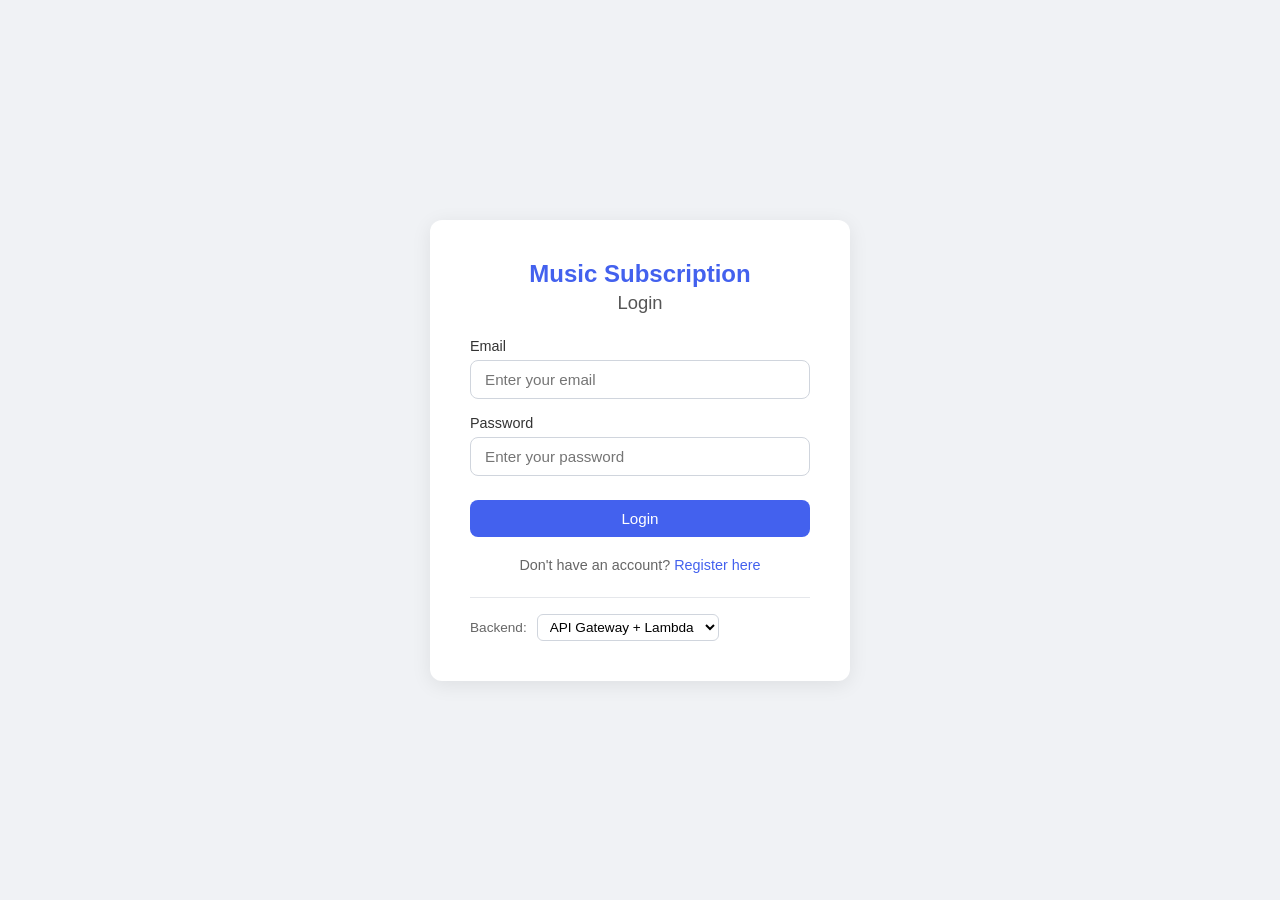
<file: frontend/index.html>
<!DOCTYPE html>
<html lang="en">
<head>
    <meta charset="UTF-8">
    <meta name="viewport" content="width=device-width, initial-scale=1.0">
    <title>Login — Music Subscription</title>
    <link rel="stylesheet" href="style.css">
</head>
<body>
    <div class="auth-container">
        <div class="auth-card">
            <h1>Music Subscription</h1>
            <h2>Login</h2>

            <div id="error-msg" class="error-msg" style="display:none;"></div>

            <form id="login-form">
                <div class="form-group">
                    <label for="email">Email</label>
                    <input type="email" id="email" placeholder="Enter your email" required>
                </div>
                <div class="form-group">
                    <label for="password">Password</label>
                    <input type="password" id="password" placeholder="Enter your password" required>
                </div>
                <button type="submit" class="btn btn-primary">Login</button>
            </form>

            <p class="auth-link">Don't have an account? <a href="register.html">Register here</a></p>

            <div class="backend-selector">
                <label for="backend-select">Backend:</label>
                <select id="backend-select">
                    <option value="ec2">EC2</option>
                    <option value="ecs">ECS</option>
                    <option value="lambda" selected>API Gateway + Lambda</option>
                </select>
            </div>
        </div>
    </div>

    <script src="app.js"></script>
    <script>
        document.getElementById("login-form").addEventListener("submit", async (e) => {
            e.preventDefault();
            const email = document.getElementById("email").value.trim();
            const password = document.getElementById("password").value.trim();
            const errorDiv = document.getElementById("error-msg");
            errorDiv.style.display = "none";

            try {
                const resp = await apiCall("/login", "POST", { email, password });

                if (resp.error) {
                    errorDiv.textContent = resp.error;
                    errorDiv.style.display = "block";
                    return;
                }

                sessionStorage.setItem("email", resp.email);
                sessionStorage.setItem("user_name", resp.user_name);
                window.location.href = "main.html";
            } catch (err) {
                errorDiv.textContent = "email or password is invalid";
                errorDiv.style.display = "block";
            }
        });

        if (sessionStorage.getItem("email")) {
            window.location.href = "main.html";
        }
    </script>
</body>
</html>
</file>
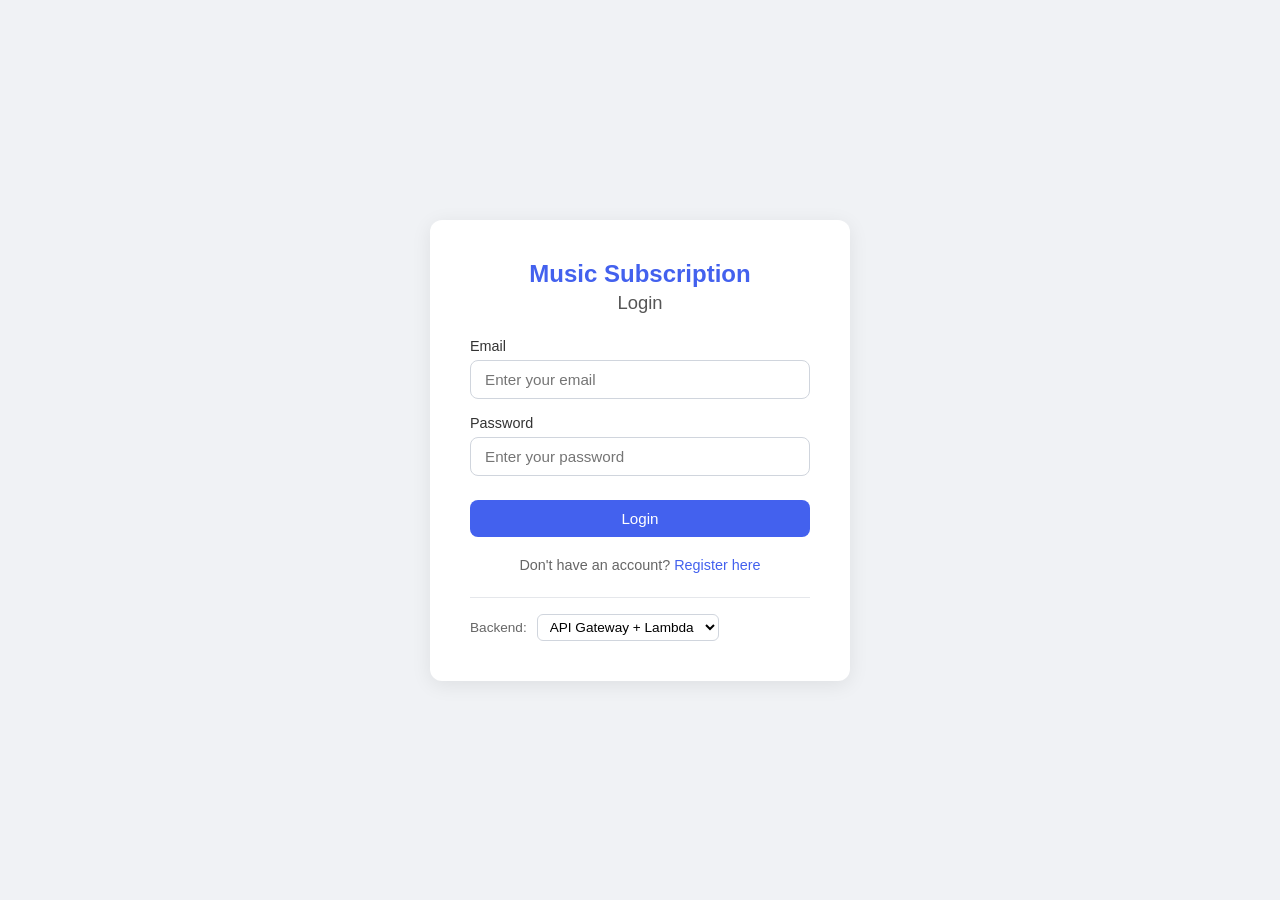
<file: frontend/main.html>
<!DOCTYPE html>
<html lang="en">
<head>
    <meta charset="UTF-8">
    <meta name="viewport" content="width=device-width, initial-scale=1.0">
    <title>Music Subscription — Main</title>
    <link rel="stylesheet" href="style.css">
</head>
<body>
    <!-- HEADER -->
    <header class="main-header">
        <div class="header-left">
            <h1>Music Subscription</h1>
        </div>
        <div class="header-right">
            <span class="user-area">Welcome, <strong id="user-name"></strong></span>
            <a href="#" id="logout-link" class="btn btn-logout">Logout</a>
            <div class="backend-selector-inline">
                <select id="backend-select">
                    <option value="ec2">EC2</option>
                    <option value="ecs">ECS</option>
                    <option value="lambda" selected>API Gateway + Lambda</option>
                </select>
            </div>
        </div>
    </header>

    <div class="main-container">
        <!-- SUBSCRIPTION AREA -->
        <section class="panel subscription-panel">
            <h2>My Subscriptions</h2>
            <div id="subscriptions-area">
                <p class="empty-state" id="no-subs-msg">You have no subscriptions yet.</p>
            </div>
        </section>

        <!-- QUERY AREA -->
        <section class="panel query-panel">
            <h2>Search Music</h2>
            <form id="query-form">
                <div class="query-fields">
                    <div class="form-group">
                        <label for="q-title">Title</label>
                        <input type="text" id="q-title" placeholder="Song title">
                    </div>
                    <div class="form-group">
                        <label for="q-artist">Artist</label>
                        <input type="text" id="q-artist" placeholder="Artist name">
                    </div>
                    <div class="form-group">
                        <label for="q-year">Year</label>
                        <input type="text" id="q-year" placeholder="Year">
                    </div>
                    <div class="form-group">
                        <label for="q-album">Album</label>
                        <input type="text" id="q-album" placeholder="Album name">
                    </div>
                </div>
                <button type="submit" class="btn btn-primary">Query</button>
            </form>

            <div id="query-error" class="error-msg" style="display:none;"></div>
            <div id="query-results"></div>
        </section>
    </div>

    <script src="app.js"></script>
    <script>
        (function () {
            const email = sessionStorage.getItem("email");
            const userName = sessionStorage.getItem("user_name");

            if (!email) {
                window.location.href = "index.html";
                return;
            }

            document.getElementById("user-name").textContent = userName || email;

            loadSubscriptions();

            document.getElementById("logout-link").addEventListener("click", (e) => {
                e.preventDefault();
                sessionStorage.clear();
                window.location.href = "index.html";
            });

            document.getElementById("query-form").addEventListener("submit", async (e) => {
                e.preventDefault();
                const title = document.getElementById("q-title").value.trim();
                const artist = document.getElementById("q-artist").value.trim();
                const year = document.getElementById("q-year").value.trim();
                const album = document.getElementById("q-album").value.trim();
                const errorDiv = document.getElementById("query-error");
                const resultsDiv = document.getElementById("query-results");

                errorDiv.style.display = "none";
                resultsDiv.innerHTML = "";

                if (!title && !artist && !year && !album) {
                    errorDiv.textContent = "At least one field must be completed.";
                    errorDiv.style.display = "block";
                    return;
                }

                try {
                    const params = new URLSearchParams();
                    if (title) params.append("title", title);
                    if (artist) params.append("artist", artist);
                    if (year) params.append("year", year);
                    if (album) params.append("album", album);

                    const resp = await apiCall(`/music?${params.toString()}`, "GET");

                    if (resp.message && (!resp.results || resp.results.length === 0)) {
                        errorDiv.textContent = resp.message;
                        errorDiv.style.display = "block";
                        return;
                    }

                    if (resp.results && resp.results.length > 0) {
                        resp.results.forEach((song) => {
                            resultsDiv.appendChild(createSongCard(song, "subscribe"));
                        });
                    }
                } catch (err) {
                    errorDiv.textContent = "Query failed. Please try again.";
                    errorDiv.style.display = "block";
                }
            });
        })();

        async function loadSubscriptions() {
            const email = sessionStorage.getItem("email");
            const subsArea = document.getElementById("subscriptions-area");
            const noSubsMsg = document.getElementById("no-subs-msg");

            try {
                const resp = await apiCall(`/subscriptions?email=${encodeURIComponent(email)}`, "GET");
                const subs = resp.subscriptions || [];

                subsArea.innerHTML = "";

                if (subs.length === 0) {
                    const p = document.createElement("p");
                    p.className = "empty-state";
                    p.id = "no-subs-msg";
                    p.textContent = "You have no subscriptions yet.";
                    subsArea.appendChild(p);
                    return;
                }

                subs.forEach((song) => {
                    subsArea.appendChild(createSongCard(song, "remove"));
                });
            } catch (err) {
                console.error("Failed to load subscriptions:", err);
            }
        }

        function createSongCard(song, actionType) {
            const card = document.createElement("div");
            card.className = "song-card";

            const img = document.createElement("img");
            img.src = song.image_url || "";
            img.alt = song.artist || "Artist";
            img.className = "artist-img";
            img.onerror = function () { this.style.display = "none"; };

            const info = document.createElement("div");
            info.className = "song-info";
            info.innerHTML = `
                <p class="song-title">${escapeHtml(song.title || "")}</p>
                <p class="song-detail">Artist: ${escapeHtml(song.artist || "")}</p>
                <p class="song-detail">Year: ${escapeHtml(song.year || "")}</p>
                <p class="song-detail">Album: ${escapeHtml(song.album || "")}</p>
            `;

            const btn = document.createElement("button");

            if (actionType === "subscribe") {
                btn.className = "btn btn-subscribe";
                btn.textContent = "Subscribe";
                btn.addEventListener("click", () => subscribeSong(song, card));
            } else {
                btn.className = "btn btn-remove";
                btn.textContent = "Remove";
                btn.addEventListener("click", () => removeSong(song, card));
            }

            card.appendChild(img);
            card.appendChild(info);
            card.appendChild(btn);
            return card;
        }

        async function subscribeSong(song, card) {
            const email = sessionStorage.getItem("email");
            try {
                await apiCall("/subscriptions", "POST", {
                    email: email,
                    title: song.title,
                    artist: song.artist,
                    year: song.year,
                    album: song.album,
                    image_url: song.image_url,
                });
                loadSubscriptions();
                card.querySelector(".btn-subscribe").textContent = "Subscribed";
                card.querySelector(".btn-subscribe").disabled = true;
            } catch (err) {
                alert("Failed to subscribe.");
            }
        }

        async function removeSong(song, card) {
            const email = sessionStorage.getItem("email");
            try {
                await apiCall("/subscriptions", "DELETE", {
                    email: email,
                    title: song.title,
                    artist: song.artist,
                    year: song.year,
                });
                card.remove();
                const subsArea = document.getElementById("subscriptions-area");
                if (subsArea.children.length === 0) {
                    const p = document.createElement("p");
                    p.className = "empty-state";
                    p.id = "no-subs-msg";
                    p.textContent = "You have no subscriptions yet.";
                    subsArea.appendChild(p);
                }
            } catch (err) {
                alert("Failed to remove subscription.");
            }
        }

        function escapeHtml(text) {
            const div = document.createElement("div");
            div.textContent = text;
            return div.innerHTML;
        }
    </script>
</body>
</html>
</file>
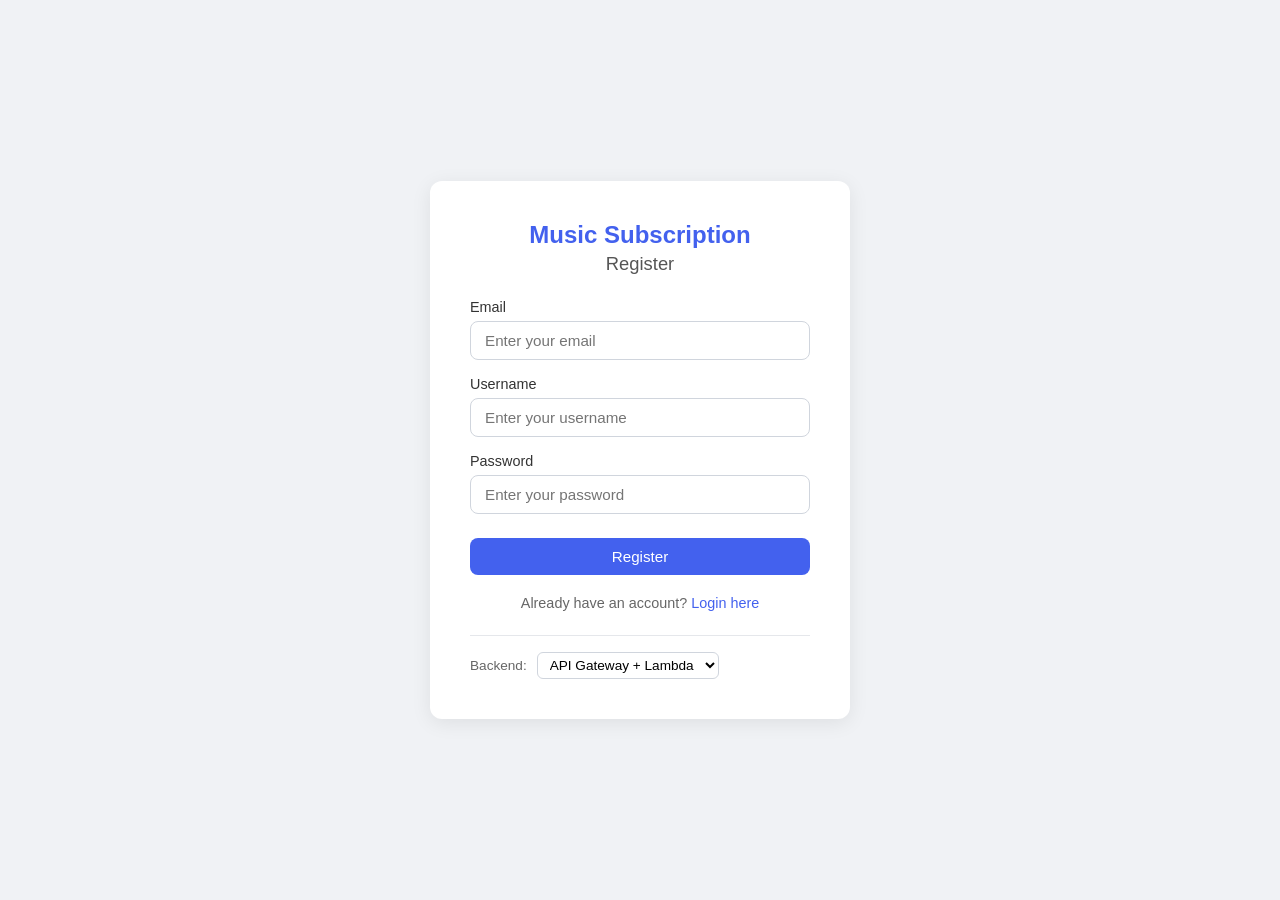
<file: frontend/register.html>
<!DOCTYPE html>
<html lang="en">
<head>
    <meta charset="UTF-8">
    <meta name="viewport" content="width=device-width, initial-scale=1.0">
    <title>Register — Music Subscription</title>
    <link rel="stylesheet" href="style.css">
</head>
<body>
    <div class="auth-container">
        <div class="auth-card">
            <h1>Music Subscription</h1>
            <h2>Register</h2>

            <div id="error-msg" class="error-msg" style="display:none;"></div>
            <div id="success-msg" class="success-msg" style="display:none;"></div>

            <form id="register-form">
                <div class="form-group">
                    <label for="email">Email</label>
                    <input type="email" id="email" placeholder="Enter your email" required>
                </div>
                <div class="form-group">
                    <label for="username">Username</label>
                    <input type="text" id="username" placeholder="Enter your username" required>
                </div>
                <div class="form-group">
                    <label for="password">Password</label>
                    <input type="password" id="password" placeholder="Enter your password" required>
                </div>
                <button type="submit" class="btn btn-primary">Register</button>
            </form>

            <p class="auth-link">Already have an account? <a href="index.html">Login here</a></p>

            <div class="backend-selector">
                <label for="backend-select">Backend:</label>
                <select id="backend-select">
                    <option value="ec2">EC2</option>
                    <option value="ecs">ECS</option>
                    <option value="lambda" selected>API Gateway + Lambda</option>
                </select>
            </div>
        </div>
    </div>

    <script src="app.js"></script>
    <script>
        document.getElementById("register-form").addEventListener("submit", async (e) => {
            e.preventDefault();
            const email = document.getElementById("email").value.trim();
            const user_name = document.getElementById("username").value.trim();
            const password = document.getElementById("password").value.trim();
            const errorDiv = document.getElementById("error-msg");
            const successDiv = document.getElementById("success-msg");
            errorDiv.style.display = "none";
            successDiv.style.display = "none";

            try {
                const resp = await apiCall("/register", "POST", { email, user_name, password });

                if (resp.error) {
                    errorDiv.textContent = resp.error;
                    errorDiv.style.display = "block";
                    return;
                }

                successDiv.textContent = "Registration successful! Redirecting to login...";
                successDiv.style.display = "block";
                setTimeout(() => { window.location.href = "index.html"; }, 1500);
            } catch (err) {
                errorDiv.textContent = "Registration failed. Please try again.";
                errorDiv.style.display = "block";
            }
        });
    </script>
</body>
</html>
</file>
<file: frontend/style.css>
* {
    margin: 0;
    padding: 0;
    box-sizing: border-box;
}

body {
    font-family: -apple-system, BlinkMacSystemFont, "Segoe UI", Roboto, Oxygen, sans-serif;
    background: #f0f2f5;
    color: #1a1a2e;
    min-height: 100vh;
}

/* ─── Auth Pages (Login / Register) ─── */
.auth-container {
    display: flex;
    justify-content: center;
    align-items: center;
    min-height: 100vh;
    padding: 20px;
}

.auth-card {
    background: #fff;
    padding: 40px;
    border-radius: 12px;
    box-shadow: 0 4px 20px rgba(0, 0, 0, 0.08);
    width: 100%;
    max-width: 420px;
}

.auth-card h1 {
    font-size: 1.5rem;
    color: #4361ee;
    margin-bottom: 4px;
    text-align: center;
}

.auth-card h2 {
    font-size: 1.15rem;
    color: #555;
    margin-bottom: 24px;
    text-align: center;
    font-weight: 400;
}

/* ─── Forms ─── */
.form-group {
    margin-bottom: 16px;
}

.form-group label {
    display: block;
    margin-bottom: 6px;
    font-weight: 500;
    font-size: 0.9rem;
    color: #333;
}

.form-group input,
.form-group select {
    width: 100%;
    padding: 10px 14px;
    border: 1px solid #d0d5dd;
    border-radius: 8px;
    font-size: 0.95rem;
    transition: border-color 0.2s;
}

.form-group input:focus {
    outline: none;
    border-color: #4361ee;
    box-shadow: 0 0 0 3px rgba(67, 97, 238, 0.12);
}

/* ─── Buttons ─── */
.btn {
    display: inline-block;
    padding: 10px 20px;
    border: none;
    border-radius: 8px;
    font-size: 0.95rem;
    font-weight: 500;
    cursor: pointer;
    transition: background 0.2s, transform 0.1s;
    text-decoration: none;
}

.btn:hover {
    transform: translateY(-1px);
}

.btn:active {
    transform: translateY(0);
}

.btn-primary {
    background: #4361ee;
    color: #fff;
    width: 100%;
    margin-top: 8px;
}

.btn-primary:hover {
    background: #3a56d4;
}

.btn-subscribe {
    background: #10b981;
    color: #fff;
    padding: 6px 16px;
    font-size: 0.85rem;
}

.btn-subscribe:hover {
    background: #059669;
}

.btn-subscribe:disabled {
    background: #9ca3af;
    cursor: default;
    transform: none;
}

.btn-remove {
    background: #ef4444;
    color: #fff;
    padding: 6px 16px;
    font-size: 0.85rem;
}

.btn-remove:hover {
    background: #dc2626;
}

.btn-logout {
    background: transparent;
    color: #ef4444;
    border: 1px solid #ef4444;
    padding: 6px 16px;
    font-size: 0.85rem;
    border-radius: 6px;
}

.btn-logout:hover {
    background: #ef4444;
    color: #fff;
}

/* ─── Messages ─── */
.error-msg {
    background: #fef2f2;
    color: #dc2626;
    padding: 10px 14px;
    border-radius: 8px;
    margin-bottom: 16px;
    font-size: 0.9rem;
    border: 1px solid #fecaca;
}

.success-msg {
    background: #f0fdf4;
    color: #16a34a;
    padding: 10px 14px;
    border-radius: 8px;
    margin-bottom: 16px;
    font-size: 0.9rem;
    border: 1px solid #bbf7d0;
}

.auth-link {
    text-align: center;
    margin-top: 20px;
    font-size: 0.9rem;
    color: #666;
}

.auth-link a {
    color: #4361ee;
    text-decoration: none;
    font-weight: 500;
}

.auth-link a:hover {
    text-decoration: underline;
}

/* ─── Backend Selector ─── */
.backend-selector {
    margin-top: 24px;
    padding-top: 16px;
    border-top: 1px solid #e5e7eb;
    display: flex;
    align-items: center;
    gap: 10px;
    font-size: 0.85rem;
    color: #666;
}

.backend-selector select,
.backend-selector-inline select {
    padding: 4px 8px;
    border-radius: 6px;
    border: 1px solid #d0d5dd;
    font-size: 0.85rem;
    background: #fff;
}

.backend-selector-inline {
    display: flex;
    align-items: center;
    gap: 6px;
    font-size: 0.85rem;
}

/* ─── Main Page Header ─── */
.main-header {
    background: #fff;
    padding: 14px 30px;
    display: flex;
    justify-content: space-between;
    align-items: center;
    box-shadow: 0 1px 4px rgba(0, 0, 0, 0.06);
    position: sticky;
    top: 0;
    z-index: 100;
}

.main-header h1 {
    font-size: 1.3rem;
    color: #4361ee;
}

.header-right {
    display: flex;
    align-items: center;
    gap: 16px;
}

.user-area {
    font-size: 0.95rem;
    color: #333;
}

/* ─── Main Content ─── */
.main-container {
    max-width: 1100px;
    margin: 24px auto;
    padding: 0 20px;
    display: flex;
    flex-direction: column;
    gap: 24px;
}

.panel {
    background: #fff;
    border-radius: 12px;
    padding: 24px;
    box-shadow: 0 2px 10px rgba(0, 0, 0, 0.05);
}

.panel h2 {
    font-size: 1.15rem;
    margin-bottom: 16px;
    color: #1a1a2e;
    padding-bottom: 10px;
    border-bottom: 2px solid #f0f2f5;
}

/* ─── Query Form ─── */
.query-fields {
    display: grid;
    grid-template-columns: repeat(auto-fit, minmax(200px, 1fr));
    gap: 12px;
    margin-bottom: 12px;
}

.query-panel .btn-primary {
    width: auto;
    padding: 10px 32px;
}

/* ─── Song Cards ─── */
.song-card {
    display: flex;
    align-items: center;
    gap: 16px;
    padding: 14px;
    border: 1px solid #e5e7eb;
    border-radius: 10px;
    margin-bottom: 10px;
    transition: box-shadow 0.2s;
}

.song-card:hover {
    box-shadow: 0 2px 8px rgba(0, 0, 0, 0.06);
}

.artist-img {
    width: 60px;
    height: 60px;
    border-radius: 8px;
    object-fit: cover;
    flex-shrink: 0;
    background: #f0f2f5;
}

.song-info {
    flex: 1;
    min-width: 0;
}

.song-title {
    font-weight: 600;
    font-size: 0.95rem;
    margin-bottom: 4px;
    color: #1a1a2e;
}

.song-detail {
    font-size: 0.82rem;
    color: #666;
    line-height: 1.4;
}

.empty-state {
    color: #9ca3af;
    font-style: italic;
    padding: 20px 0;
    text-align: center;
}

/* ─── Responsive ─── */
@media (max-width: 640px) {
    .main-header {
        flex-direction: column;
        gap: 10px;
        text-align: center;
    }

    .header-right {
        flex-wrap: wrap;
        justify-content: center;
    }

    .song-card {
        flex-direction: column;
        text-align: center;
    }

    .query-fields {
        grid-template-columns: 1fr;
    }
}
</file>
